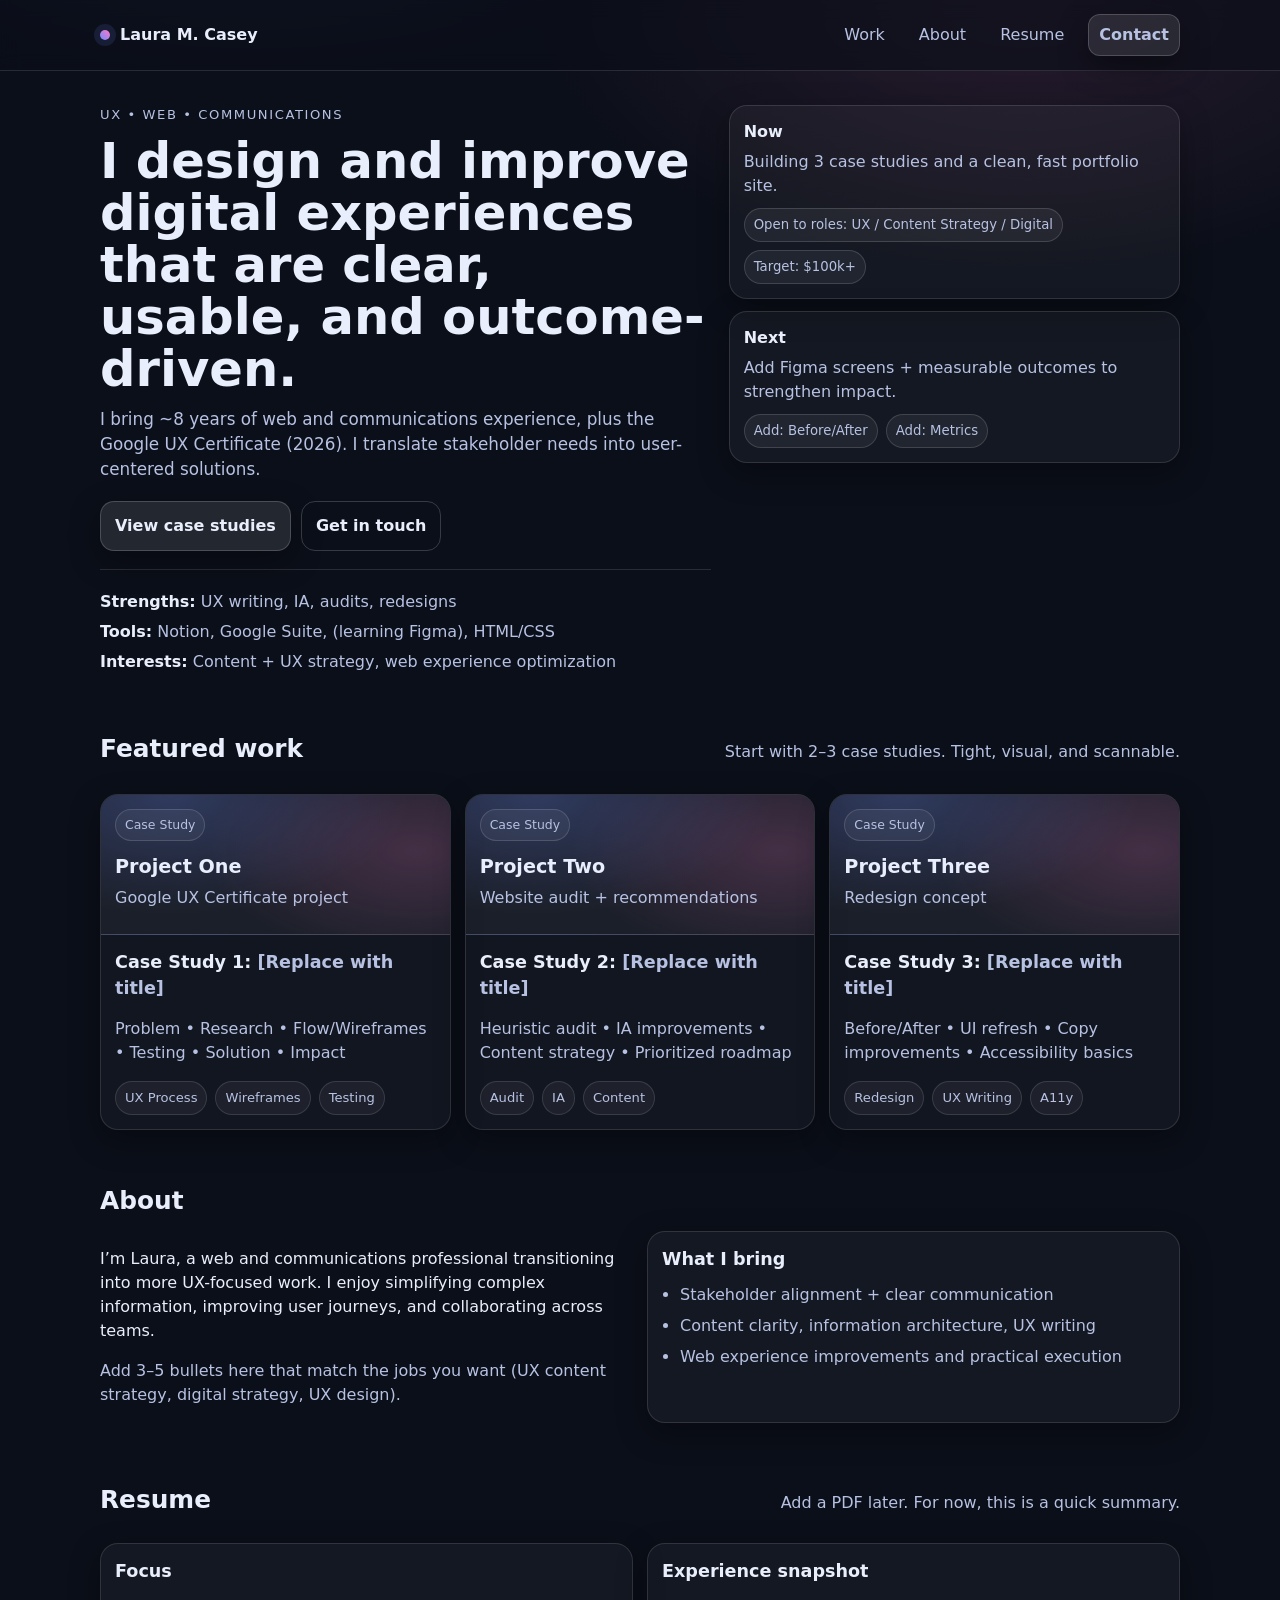
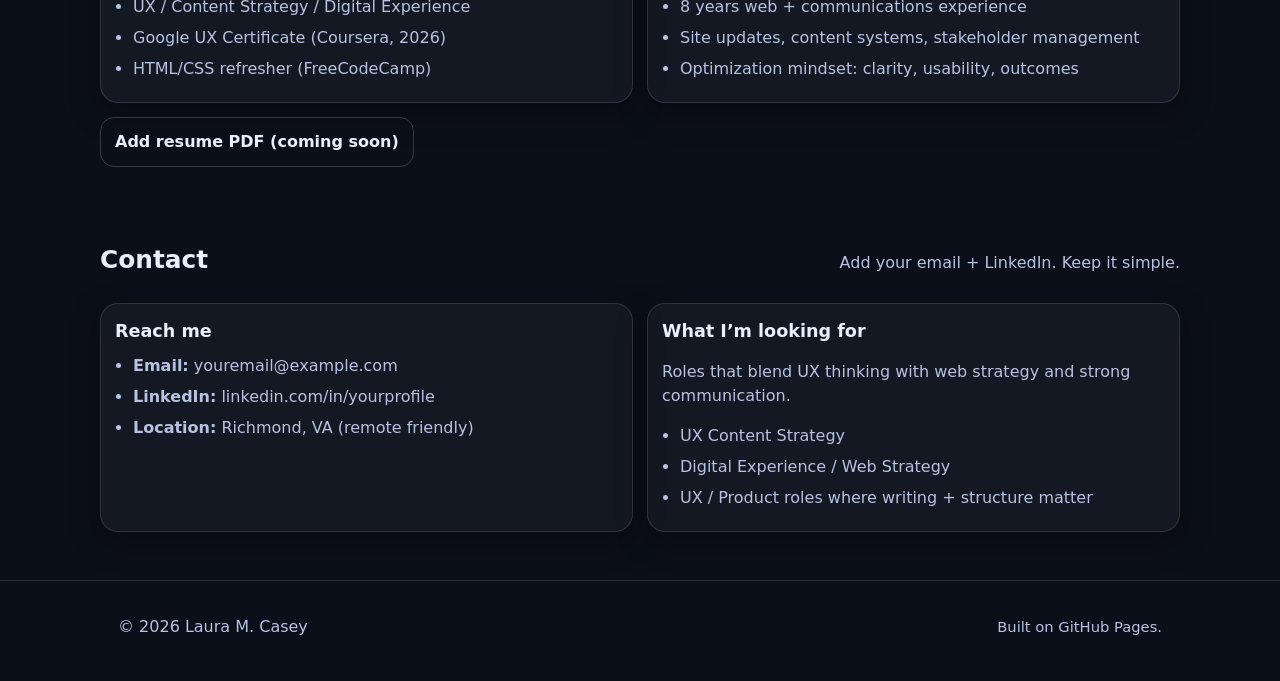
<file: index.html>
<!doctype html>
<html lang="en">
<head>
  <meta charset="utf-8" />
  <meta name="viewport" content="width=device-width,initial-scale=1" />
  <title>Laura M. Casey — UX • Web • Communications</title>
  <meta name="description" content="UX, web, and communications portfolio of Laura M. Casey. Case studies, resume, and contact." />
  <link rel="stylesheet" href="styles.css" />
</head>
<body>
  <a class="skip" href="#main">Skip to content</a>

  <header class="site-header">
    <div class="container header-inner">
      <a class="brand" href="#top" aria-label="Home">
        <span class="dot" aria-hidden="true"></span>
        <span>Laura M. Casey</span>
      </a>

      <nav aria-label="Primary">
        <ul class="nav">
          <li><a href="#work">Work</a></li>
          <li><a href="#about">About</a></li>
          <li><a href="#resume">Resume</a></li>
          <li><a class="btn btn-small" href="#contact">Contact</a></li>
        </ul>
      </nav>
    </div>
  </header>

  <main id="main">
    <section class="hero container" id="top">
      <div class="hero-copy">
        <p class="kicker">UX • Web • Communications</p>
        <h1>I design and improve digital experiences that are clear, usable, and outcome-driven.</h1>
        <p class="lede">
          I bring ~8 years of web and communications experience, plus the Google UX Certificate (2026).
          I translate stakeholder needs into user-centered solutions.
        </p>
        <div class="hero-cta">
          <a class="btn" href="#work">View case studies</a>
          <a class="btn btn-ghost" href="#contact">Get in touch</a>
        </div>

        <ul class="quick-facts" aria-label="Highlights">
          <li><strong>Strengths:</strong> UX writing, IA, audits, redesigns</li>
          <li><strong>Tools:</strong> Notion, Google Suite, (learning Figma), HTML/CSS</li>
          <li><strong>Interests:</strong> Content + UX strategy, web experience optimization</li>
        </ul>
      </div>

      <div class="hero-card" role="region" aria-label="Portfolio snapshot">
        <div class="card">
          <p class="card-title">Now</p>
          <p class="card-text">Building 3 case studies and a clean, fast portfolio site.</p>
          <div class="card-meta">
            <span class="pill">Open to roles: UX / Content Strategy / Digital</span>
            <span class="pill">Target: $100k+</span>
          </div>
        </div>
        <div class="card">
          <p class="card-title">Next</p>
          <p class="card-text">Add Figma screens + measurable outcomes to strengthen impact.</p>
          <div class="card-meta">
            <span class="pill">Add: Before/After</span>
            <span class="pill">Add: Metrics</span>
          </div>
        </div>
      </div>
    </section>

    <section class="section container" id="work" aria-label="Case studies">
      <div class="section-head">
        <h2>Featured work</h2>
        <p class="muted">Start with 2–3 case studies. Tight, visual, and scannable.</p>
      </div>

      <div class="grid">
        <article class="work-card">
          <a class="work-link" href="case-study-1.html" aria-label="Open case study 1">
            <div class="thumb" aria-hidden="true">
              <span class="thumb-label">Case Study</span>
              <span class="thumb-title">Project One</span>
              <span class="thumb-sub">Google UX Certificate project</span>
            </div>
            <div class="work-body">
              <h3>Case Study 1: <span class="muted">[Replace with title]</span></h3>
              <p class="muted">Problem • Research • Flow/Wireframes • Testing • Solution • Impact</p>
              <ul class="tags" aria-label="Tags">
                <li>UX Process</li><li>Wireframes</li><li>Testing</li>
              </ul>
            </div>
          </a>
        </article>

        <article class="work-card">
          <a class="work-link" href="case-study-2.html" aria-label="Open case study 2">
            <div class="thumb" aria-hidden="true">
              <span class="thumb-label">Case Study</span>
              <span class="thumb-title">Project Two</span>
              <span class="thumb-sub">Website audit + recommendations</span>
            </div>
            <div class="work-body">
              <h3>Case Study 2: <span class="muted">[Replace with title]</span></h3>
              <p class="muted">Heuristic audit • IA improvements • Content strategy • Prioritized roadmap</p>
              <ul class="tags" aria-label="Tags">
                <li>Audit</li><li>IA</li><li>Content</li>
              </ul>
            </div>
          </a>
        </article>

        <article class="work-card">
          <a class="work-link" href="case-study-3.html" aria-label="Open case study 3">
            <div class="thumb" aria-hidden="true">
              <span class="thumb-label">Case Study</span>
              <span class="thumb-title">Project Three</span>
              <span class="thumb-sub">Redesign concept</span>
            </div>
            <div class="work-body">
              <h3>Case Study 3: <span class="muted">[Replace with title]</span></h3>
              <p class="muted">Before/After • UI refresh • Copy improvements • Accessibility basics</p>
              <ul class="tags" aria-label="Tags">
                <li>Redesign</li><li>UX Writing</li><li>A11y</li>
              </ul>
            </div>
          </a>
        </article>
      </div>
    </section>

    <section class="section container" id="about">
      <div class="section-head">
        <h2>About</h2>
      </div>
      <div class="two-col">
        <div>
          <p>
            I’m Laura, a web and communications professional transitioning into more UX-focused work.
            I enjoy simplifying complex information, improving user journeys, and collaborating across teams.
          </p>
          <p class="muted">
            Add 3–5 bullets here that match the jobs you want (UX content strategy, digital strategy, UX design).
          </p>
        </div>
        <div class="panel">
          <h3>What I bring</h3>
          <ul class="bullets">
            <li>Stakeholder alignment + clear communication</li>
            <li>Content clarity, information architecture, UX writing</li>
            <li>Web experience improvements and practical execution</li>
          </ul>
        </div>
      </div>
    </section>

    <section class="section container" id="resume" aria-label="Resume">
      <div class="section-head">
        <h2>Resume</h2>
        <p class="muted">Add a PDF later. For now, this is a quick summary.</p>
      </div>

      <div class="two-col">
        <div class="panel">
          <h3>Focus</h3>
          <ul class="bullets">
            <li>UX / Content Strategy / Digital Experience</li>
            <li>Google UX Certificate (Coursera, 2026)</li>
            <li>HTML/CSS refresher (FreeCodeCamp)</li>
          </ul>
        </div>

        <div class="panel">
          <h3>Experience snapshot</h3>
          <ul class="bullets">
            <li>8 years web + communications experience</li>
            <li>Site updates, content systems, stakeholder management</li>
            <li>Optimization mindset: clarity, usability, outcomes</li>
          </ul>
        </div>
      </div>

      <p style="margin-top: 14px;">
        <a class="btn btn-ghost" href="#" aria-disabled="true">Add resume PDF (coming soon)</a>
      </p>
    </section>

    <section class="section container" id="contact" aria-label="Contact">
      <div class="section-head">
        <h2>Contact</h2>
        <p class="muted">Add your email + LinkedIn. Keep it simple.</p>
      </div>

      <div class="contact-box">
        <div class="panel">
          <h3>Reach me</h3>
          <ul class="bullets">
            <li><strong>Email:</strong> <span class="muted">youremail@example.com</span></li>
            <li><strong>LinkedIn:</strong> <span class="muted">linkedin.com/in/yourprofile</span></li>
            <li><strong>Location:</strong> <span class="muted">Richmond, VA (remote friendly)</span></li>
          </ul>
        </div>

        <div class="panel">
          <h3>What I’m looking for</h3>
          <p class="muted">Roles that blend UX thinking with web strategy and strong communication.</p>
          <ul class="bullets">
            <li>UX Content Strategy</li>
            <li>Digital Experience / Web Strategy</li>
            <li>UX / Product roles where writing + structure matter</li>
          </ul>
        </div>
      </div>
    </section>
  </main>

  <footer class="site-footer">
    <div class="container footer-inner">
      <p class="muted">© <span id="year"></span> Laura M. Casey</p>
      <p class="muted small">Built on GitHub Pages.</p>
    </div>
  </footer>

  <script>
    document.getElementById("year").textContent = new Date().getFullYear();
  </script>
</body>
</html>
</file>
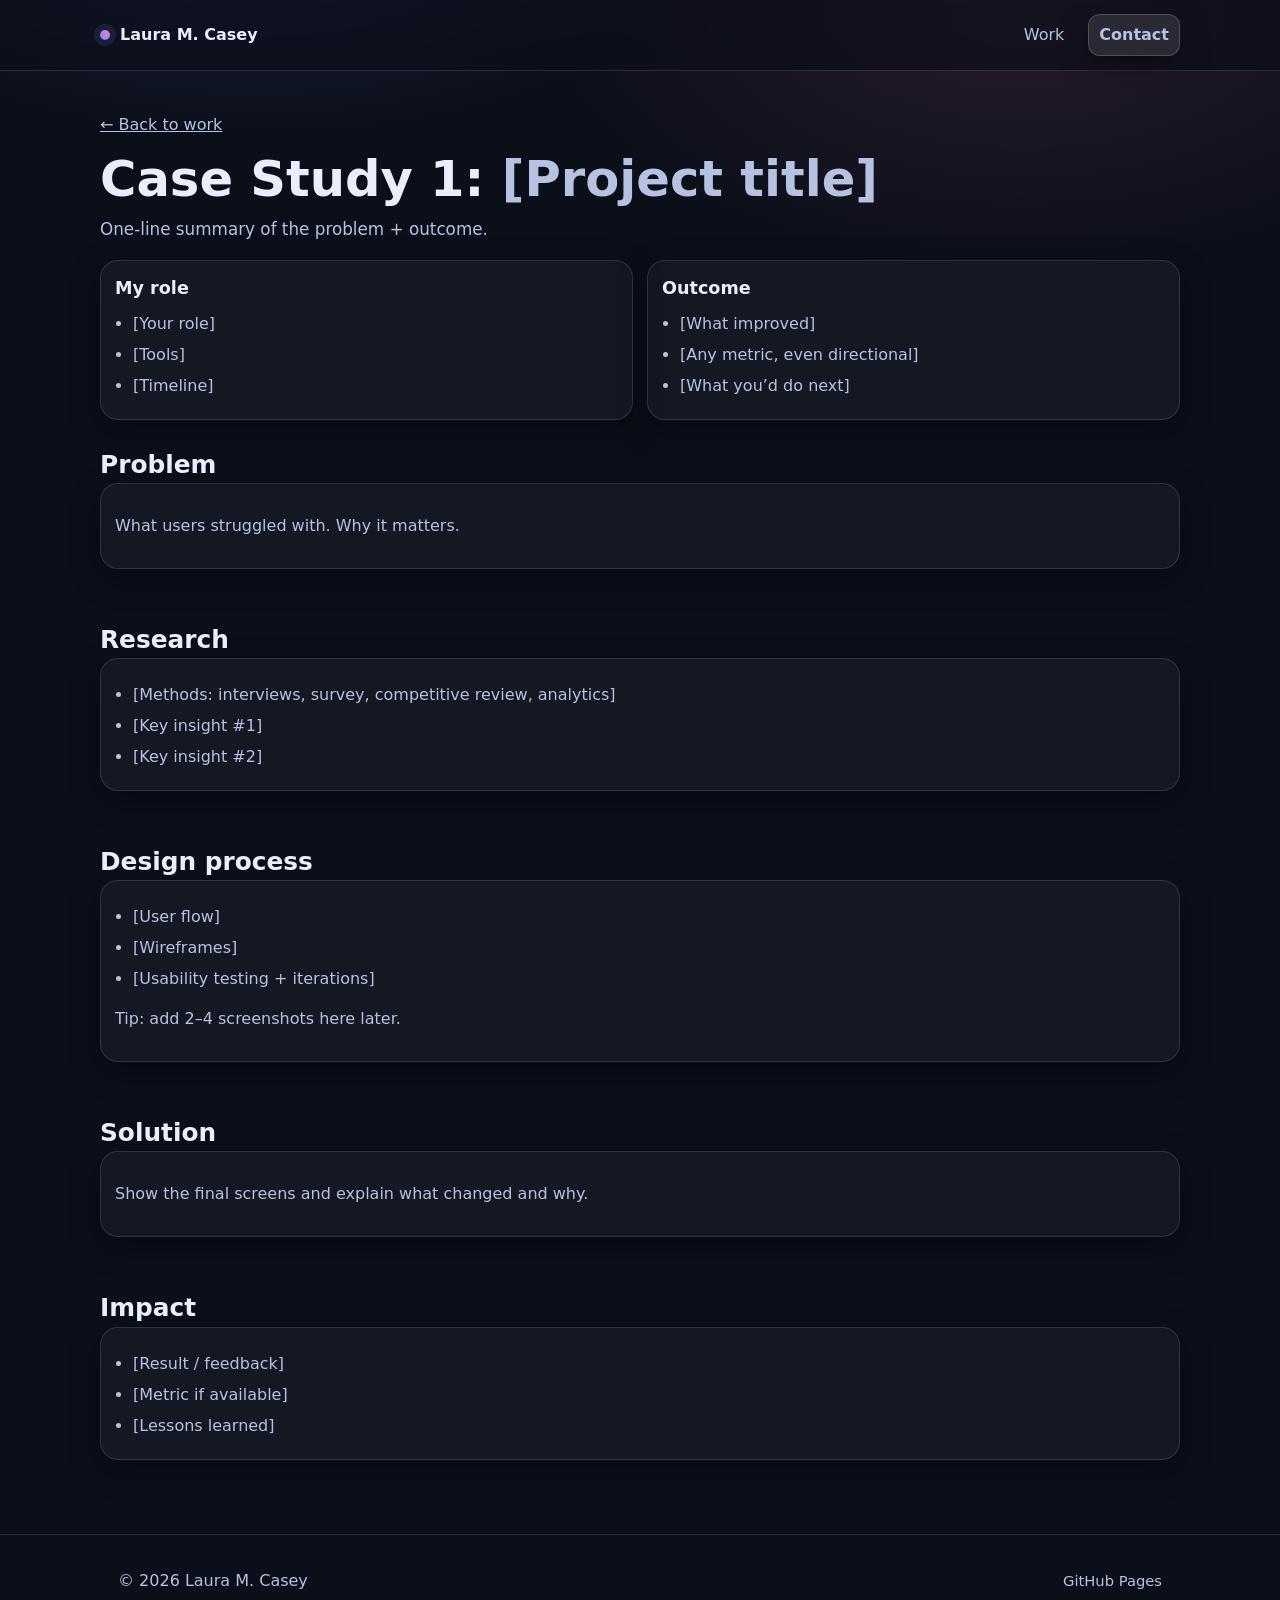
<file: case-study-1.html>
<!doctype html>
<html lang="en">
<head>
  <meta charset="utf-8" />
  <meta name="viewport" content="width=device-width,initial-scale=1" />
  <title>Case Study 1 — Laura M. Casey</title>
  <link rel="stylesheet" href="styles.css" />
</head>
<body>
  <header class="site-header">
    <div class="container header-inner">
      <a class="brand" href="index.html"><span class="dot"></span><span>Laura M. Casey</span></a>
      <nav aria-label="Primary">
        <ul class="nav">
          <li><a href="index.html#work">Work</a></li>
          <li><a class="btn btn-small" href="index.html#contact">Contact</a></li>
        </ul>
      </nav>
    </div>
  </header>

  <main class="container section">
    <p class="muted"><a href="index.html#work">← Back to work</a></p>
    <h1 style="margin-top:6px">Case Study 1: <span class="muted">[Project title]</span></h1>
    <p class="lede">One-line summary of the problem + outcome.</p>

    <div class="two-col">
      <div class="panel">
        <h3>My role</h3>
        <ul class="bullets">
          <li>[Your role]</li>
          <li>[Tools]</li>
          <li>[Timeline]</li>
        </ul>
      </div>
      <div class="panel">
        <h3>Outcome</h3>
        <ul class="bullets">
          <li>[What improved]</li>
          <li>[Any metric, even directional]</li>
          <li>[What you’d do next]</li>
        </ul>
      </div>
    </div>

    <section class="section">
      <div class="section-head"><h2>Problem</h2></div>
      <div class="panel"><p class="muted">What users struggled with. Why it matters.</p></div>
    </section>

    <section class="section">
      <div class="section-head"><h2>Research</h2></div>
      <div class="panel">
        <ul class="bullets">
          <li>[Methods: interviews, survey, competitive review, analytics]</li>
          <li>[Key insight #1]</li>
          <li>[Key insight #2]</li>
        </ul>
      </div>
    </section>

    <section class="section">
      <div class="section-head"><h2>Design process</h2></div>
      <div class="panel">
        <ul class="bullets">
          <li>[User flow]</li>
          <li>[Wireframes]</li>
          <li>[Usability testing + iterations]</li>
        </ul>
        <p class="muted">Tip: add 2–4 screenshots here later.</p>
      </div>
    </section>

    <section class="section">
      <div class="section-head"><h2>Solution</h2></div>
      <div class="panel">
        <p class="muted">Show the final screens and explain what changed and why.</p>
      </div>
    </section>

    <section class="section">
      <div class="section-head"><h2>Impact</h2></div>
      <div class="panel">
        <ul class="bullets">
          <li>[Result / feedback]</li>
          <li>[Metric if available]</li>
          <li>[Lessons learned]</li>
        </ul>
      </div>
    </section>
  </main>

  <footer class="site-footer">
    <div class="container footer-inner">
      <p class="muted">© <span id="year"></span> Laura M. Casey</p>
      <p class="muted small">GitHub Pages</p>
    </div>
  </footer>
  <script>document.getElementById("year").textContent=new Date().getFullYear()</script>
</body>
</html>
</file>
<file: styles.css>
:root{
  --bg:#0b0f19;
  --panel:#0f1629;
  --text:#e9eefc;
  --muted:#b7c2e3;
  --line:rgba(255,255,255,.12);
  --shadow: 0 10px 30px rgba(0,0,0,.35);
  --radius:18px;
  --max: 1080px;
}

*{box-sizing:border-box}
html{scroll-behavior:smooth}
body{
  margin:0;
  font-family: ui-sans-serif, system-ui, -apple-system, Segoe UI, Roboto, Arial, "Apple Color Emoji","Segoe UI Emoji";
  background: radial-gradient(900px 500px at 20% -10%, rgba(110,140,255,.25), transparent 60%),
              radial-gradient(900px 500px at 80% 0%, rgba(255,120,200,.12), transparent 55%),
              var(--bg);
  color:var(--text);
  line-height:1.5;
}

a{color:inherit}
.container{max-width:var(--max); margin:0 auto; padding:0 18px}

.skip{
  position:absolute; left:-999px; top:auto; width:1px; height:1px; overflow:hidden;
}
.skip:focus{
  left:18px; top:18px; width:auto; height:auto; padding:10px 12px;
  background:#fff; color:#000; border-radius:10px;
}

.site-header{
  position:sticky; top:0; z-index:10;
  backdrop-filter: blur(10px);
  background: rgba(11,15,25,.65);
  border-bottom: 1px solid var(--line);
}

.header-inner{
  display:flex; align-items:center; justify-content:space-between;
  padding:14px 0;
}

.brand{
  text-decoration:none;
  display:flex; gap:10px; align-items:center;
  font-weight:700;
}
.dot{
  width:10px; height:10px; border-radius:999px;
  background: linear-gradient(45deg, rgba(110,140,255,1), rgba(255,120,200,1));
  box-shadow: 0 0 0 6px rgba(110,140,255,.12);
}

.nav{
  list-style:none; padding:0; margin:0;
  display:flex; gap:14px; align-items:center;
}
.nav a{
  text-decoration:none;
  padding:8px 10px;
  border-radius:12px;
  color:var(--muted);
}
.nav a:hover{background: rgba(255,255,255,.06); color:var(--text)}

.btn{
  display:inline-block;
  padding:12px 14px;
  border-radius:14px;
  border:1px solid rgba(255,255,255,.18);
  background: rgba(255,255,255,.10);
  text-decoration:none;
  font-weight:600;
  box-shadow: var(--shadow);
}
.btn:hover{transform: translateY(-1px)}
.btn:active{transform: translateY(0px)}
.btn-small{padding:9px 11px}
.btn-ghost{
  background: transparent;
  box-shadow:none;
}

.hero{
  display:grid;
  grid-template-columns: 1.15fr .85fr;
  gap:18px;
  padding: 34px 0 18px;
  align-items:start;
}
@media (max-width: 900px){
  .hero{grid-template-columns:1fr; padding-top:22px}
}

.kicker{
  color:var(--muted);
  letter-spacing:.12em;
  text-transform:uppercase;
  font-size:.82rem;
  margin: 0 0 10px;
}
h1{
  font-size: clamp(2.0rem, 4vw, 3.1rem);
  line-height:1.05;
  margin:0 0 12px;
}
.lede{color:var(--muted); font-size:1.05rem; margin: 0 0 18px}
.hero-cta{display:flex; gap:10px; flex-wrap:wrap; margin-bottom:18px}

.quick-facts{
  list-style:none; padding:0; margin:16px 0 0;
  border-top:1px solid var(--line);
  padding-top:14px;
  color:var(--muted);
}
.quick-facts li{margin:6px 0}
.quick-facts strong{color:var(--text)}

.hero-card{display:flex; flex-direction:column; gap:12px}
.card, .panel{
  background: rgba(255,255,255,.04);
  border: 1px solid var(--line);
  border-radius: var(--radius);
  padding: 14px;
  box-shadow: var(--shadow);
}
.card-title{margin:0 0 6px; font-weight:700}
.card-text{margin:0; color:var(--muted)}
.card-meta{display:flex; gap:8px; flex-wrap:wrap; margin-top:10px}
.pill{
  font-size:.83rem;
  padding:6px 9px;
  border-radius:999px;
  border:1px solid rgba(255,255,255,.14);
  background: rgba(255,255,255,.06);
  color: var(--muted);
}

.section{padding: 26px 0}
.section-head{display:flex; justify-content:space-between; gap:12px; align-items:baseline; flex-wrap:wrap}
h2{margin:0; font-size:1.55rem}
.muted{color:var(--muted)}
.small{font-size:.92rem}

.grid{
  margin-top:14px;
  display:grid;
  grid-template-columns: repeat(3, 1fr);
  gap:14px;
}
@media (max-width: 980px){
  .grid{grid-template-columns:1fr}
}

.work-card{
  border-radius: var(--radius);
  overflow:hidden;
  border:1px solid var(--line);
  background: rgba(255,255,255,.03);
  box-shadow: var(--shadow);
}
.work-link{display:block; text-decoration:none}
.thumb{
  min-height: 140px;
  padding: 14px;
  background:
    radial-gradient(400px 200px at 20% 0%, rgba(110,140,255,.25), transparent 60%),
    radial-gradient(380px 200px at 90% 40%, rgba(255,120,200,.18), transparent 55%),
    rgba(255,255,255,.04);
  border-bottom:1px solid var(--line);
}
.thumb-label{
  display:inline-block;
  font-size:.78rem;
  color:var(--muted);
  border:1px solid rgba(255,255,255,.14);
  padding:6px 9px;
  border-radius:999px;
  background: rgba(255,255,255,.05);
}
.thumb-title{display:block; margin-top:12px; font-weight:800; font-size:1.2rem}
.thumb-sub{display:block; margin-top:4px; color:var(--muted)}
.work-body{padding:14px}
h3{margin:0 0 6px; font-size:1.1rem}

.tags{
  list-style:none; padding:0; margin:10px 0 0;
  display:flex; gap:8px; flex-wrap:wrap;
}
.tags li{
  font-size:.82rem;
  color:var(--muted);
  padding:6px 9px;
  border-radius:999px;
  border:1px solid rgba(255,255,255,.12);
  background: rgba(255,255,255,.05);
}

.two-col{
  display:grid;
  grid-template-columns: 1fr 1fr;
  gap:14px;
  margin-top:12px;
}
@media (max-width: 900px){ .two-col{grid-template-columns:1fr} }

.bullets{margin:10px 0 0; padding-left:18px; color:var(--muted)}
.bullets li{margin:7px 0}

.contact-box{
  display:grid;
  grid-template-columns: 1fr 1fr;
  gap:14px;
  margin-top:12px;
}
@media (max-width: 900px){ .contact-box{grid-template-columns:1fr} }

.site-footer{
  border-top:1px solid var(--line);
  margin-top: 22px;
  padding: 18px 0 26px;
}
.footer-inner{display:flex; justify-content:space-between; align-items:center; gap:12px; flex-wrap:wrap}
</file>
